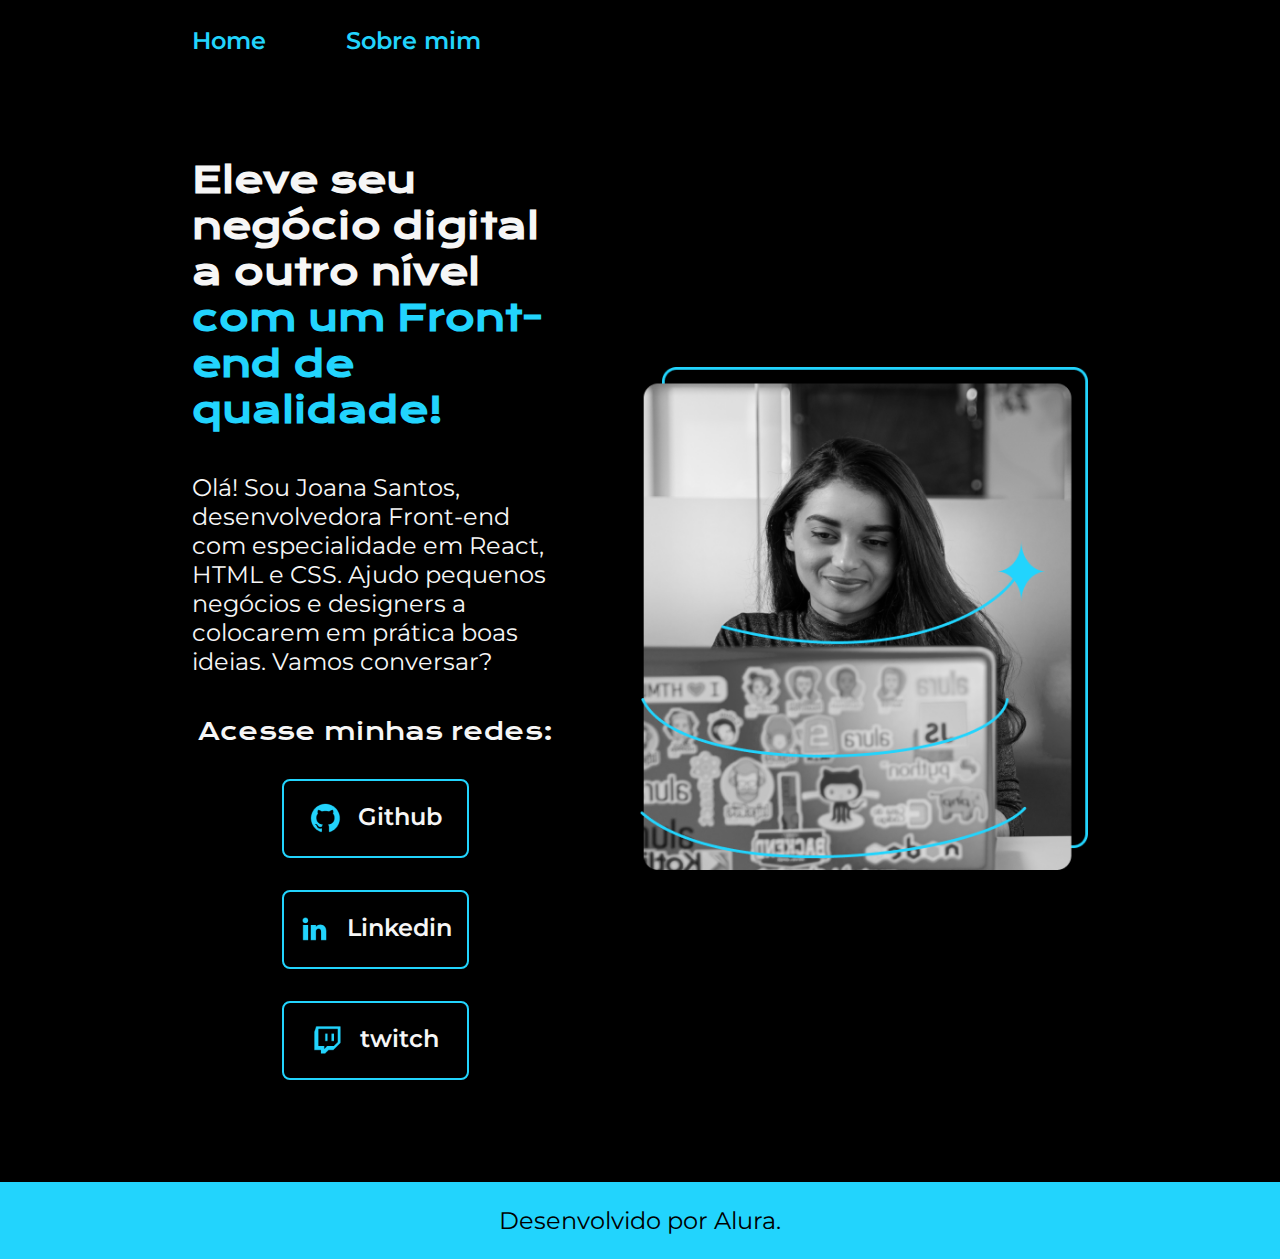
<file: index.html>
<!DOCTYPE html>
<html lang="pt-br">
<head>
    <meta charset="UTF-8">
    <meta name="viewport" content="width=device-width, initial-scale=1.0">
    <title>Portfolio-Projeto2</title>
    <link  rel="stylesheet" href="./styles/style.css">
</head>
<body>
    <header class="cabecalho">
        <nav class="cabecalho__menu">
            <a class="cabecalho__menu__link" href="index.html">Home</a>
            <a class="cabecalho__menu__link" href="about.html">Sobre mim</a>
        </nav> 
        </header>
    <main class="apresentacao">
        <section class="apresentacao__conteudo">
            <h1 class="apresentacao__conteudo__titulo">Eleve seu negócio digital a outro nível <strong class="titulo-destaque"> com um Front-end de qualidade!</strong></h1>
            <p class="apresentacao__conteudo__texto">Olá! Sou Joana Santos, desenvolvedora Front-end com especialidade em React, HTML e CSS.
                 Ajudo pequenos negócios e designers a colocarem em prática boas ideias. Vamos conversar?</p> 
            <div class="apresentacao__links">
                <h2 class="apresentacao__links__subtitulo">Acesse minhas redes:</h2>
            <a  class="apresentacao__links__navegacao" href="https://github.com//rafaballerini">
                <img src="./assets/github.png">
                Github
            </a> 
            <a  class="apresentacao__links__navegacao" href="https://linkedin.com/in//rafaelaballerini">
                <img src="./assets/linkedin.png">
                Linkedin
            </a> 
            <a  class="apresentacao__links__navegacao" href="https://twith.tv//guilimadev">
                <img src="./assets/twitch.png">
                twitch
            </a> 
            
            </div>
        </section>
        <img class="apresentacao__imagem" src="./assets/Imagem.png" alt="Foto da Joana Santos programando">
    </main>
    <footer class="rodape">
        <p>Desenvolvido por Alura.</p>
    </footer>
</body>
</html>
</file>
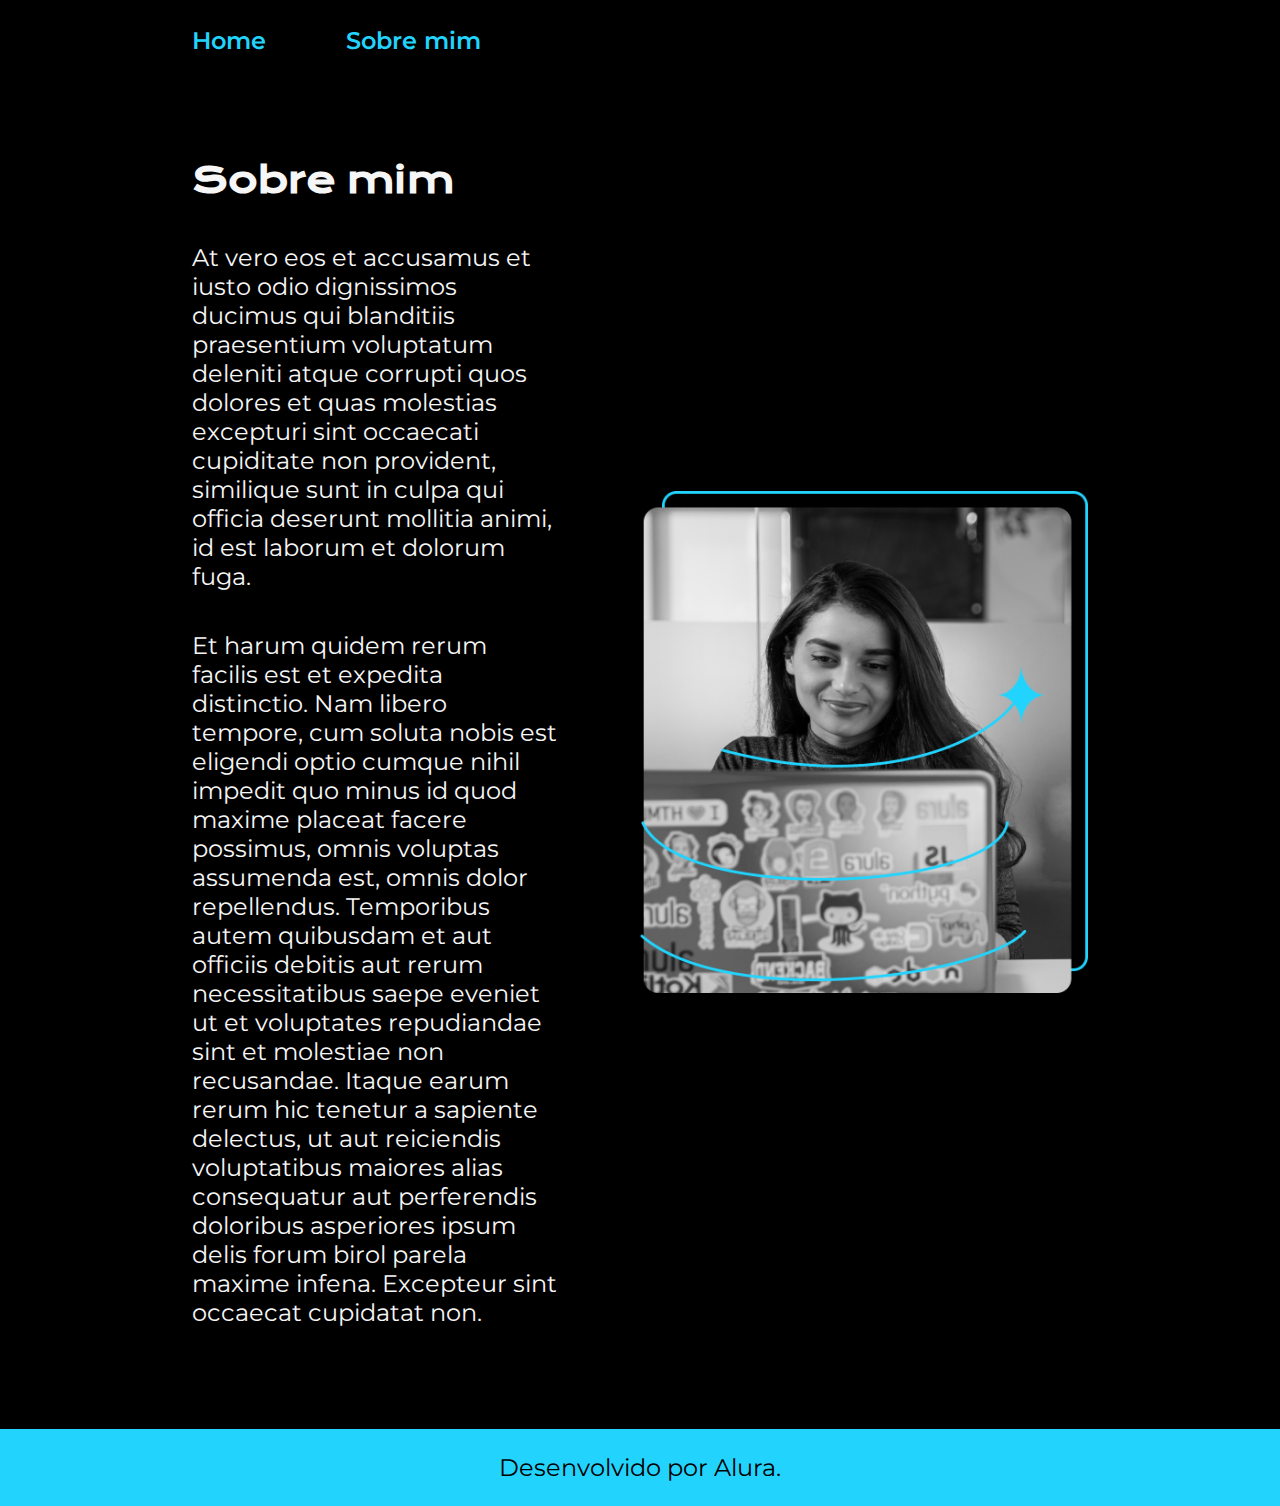
<file: about.html>
<!DOCTYPE html>
<html lang="pt-br">
<head>
    <meta charset="UTF-8">
    <meta name="viewport" content="width=device-width, initial-scale=1.0">
    <title>Sobre mim</title>
    <link rel="stylesheet" href="./styles/style.css">
</head>
<body>
    <header class="cabecalho">
        <nav class="cabecalho__menu">
            <a class="cabecalho__menu__link" href="index.html">Home</a>
            <a class="cabecalho__menu__link" href="about.html">Sobre mim</a>
        </nav> 
    </header>

    <main class="apresentacao">
        <section class="apresentacao__conteudo">
            <h1 class="apresentacao__conteudo__titulo">Sobre mim</h1>
            <p class="apresentacao__conteudo__texto">At vero eos et accusamus et iusto odio dignissimos ducimus qui blanditiis praesentium voluptatum deleniti atque corrupti quos dolores et quas molestias excepturi sint occaecati cupiditate non provident, similique sunt in culpa qui officia deserunt mollitia animi, id est laborum et dolorum fuga.</p>
            <p class="apresentacao__conteudo__texto">Et harum quidem rerum facilis est et expedita distinctio. Nam libero tempore, cum soluta nobis est eligendi optio cumque nihil impedit quo minus id quod maxime placeat facere possimus, omnis voluptas assumenda est, omnis dolor repellendus. Temporibus autem quibusdam et aut officiis debitis aut rerum necessitatibus saepe eveniet ut et voluptates repudiandae sint et molestiae non recusandae. Itaque earum rerum hic tenetur a sapiente delectus, ut aut reiciendis voluptatibus maiores alias consequatur aut perferendis doloribus asperiores ipsum delis forum birol parela maxime infena. Excepteur sint occaecat cupidatat non.</p>
        </section>
        <img class="apresentacao__imagem" src="./assets/Imagem.png" alt="Foto da Joana Santos programando">
    </main>

    <footer class="rodape">
        <p>Desenvolvido por Alura.</p>
    </footer>
</body>
</html>
</file>
<file: styles/style.css>
@import url('https://fonts.googleapis.com/css2?family=Krona+One&family=Montserrat:wght@100..900&display=swap');

:root {
    --cor-primaria: #000000;
    --cor-segundaria: #f6f6f6;
    --cor-terciaria: #22d4fd;
    --cor-hover:#272727;

    --fonte-primaria: 'Krona One', sans-serif;
    --fonte-segundaria: 'Montserrat', sans-serif;
}

* {
    margin: 0;
    padding: 0;

}
body {
    box-sizing: border-box;
    background-color:var(--cor-primaria);
    color: var(--cor-segundaria);
}

.cabecalho {
    padding: 2% 0% 0% 15%;
}

.cabecalho__menu {
    display:flex;
    gap: 80px;
}

.cabecalho__menu__link {
    font-family: var(--fonte-segundaria);
    font-size: 1.5rem;
    font-weight: 600;
    color:var(--cor-terciaria);
    text-decoration: none;

}

.apresentacao {
    padding: 8% 15%;
    display: flex;
    align-items: center;
    justify-content: space-between;
    gap: 82px;
}

.apresentacao__conteudo {
    width: 50%;
    display: flex;
    flex-direction: column;
    gap: 40px;
}

.apresentacao__conteudo__titulo {
    font-size: 2.25rem;
    font-family: var(--fonte-primaria);
}

.titulo-destaque {
    color:var(--cor-terciaria);
}

.apresentacao__conteudo__texto {
    font-size: 1.5rem;
    font-family: var(--fonte-segundaria);
}

.apresentacao__links {
    display:flex;
    flex-direction: column;
    justify-content: space-between;
    align-items: center;
    gap: 32px;
}

.apresentacao__links__subtitulo {
    font-family: var(--fonte-primaria);
    font-weight: 400;
    font-size: 1.5rem;
}

.apresentacao__links__navegacao {
    display: flex;
    justify-content: center;
    gap: 16px;
    border: 2px solid var(--cor-terciaria);
    width: 50%;
    text-align: center;
    border-radius: 8px;
    font-size: 1.5rem;
    font-weight: 600;
    padding:21.5px 0;
    text-decoration: none;
    color: var(--cor-segundaria);
    font-family: var(--fonte-segundaria);
}

.apresentacao__links__link:hover {
    background-color: var(--cor-hover);
    padding:3%;
}

.apresentacao__imagem {
    width: 50%;
}

.rodape {
    padding: 24px;
    color:var(--cor-primaria);
    background-color: var(--cor-terciaria);
    text-align: center;
    font-family: var(--fonte-segundaria);
    font-size: 1.5rem;
    font-weight: 400;

}

@media (max-width: 1200px) {
    .cabecalho {
        padding: 10%;
    }

    .cabecalho__menu {
        justify-content: center;
    }

    .apresentacao {
        flex-direction: column-reverse;
        padding: 5%;
    }
    .apresentacao__conteudo {
        width:auto;
    }

}
</file>
